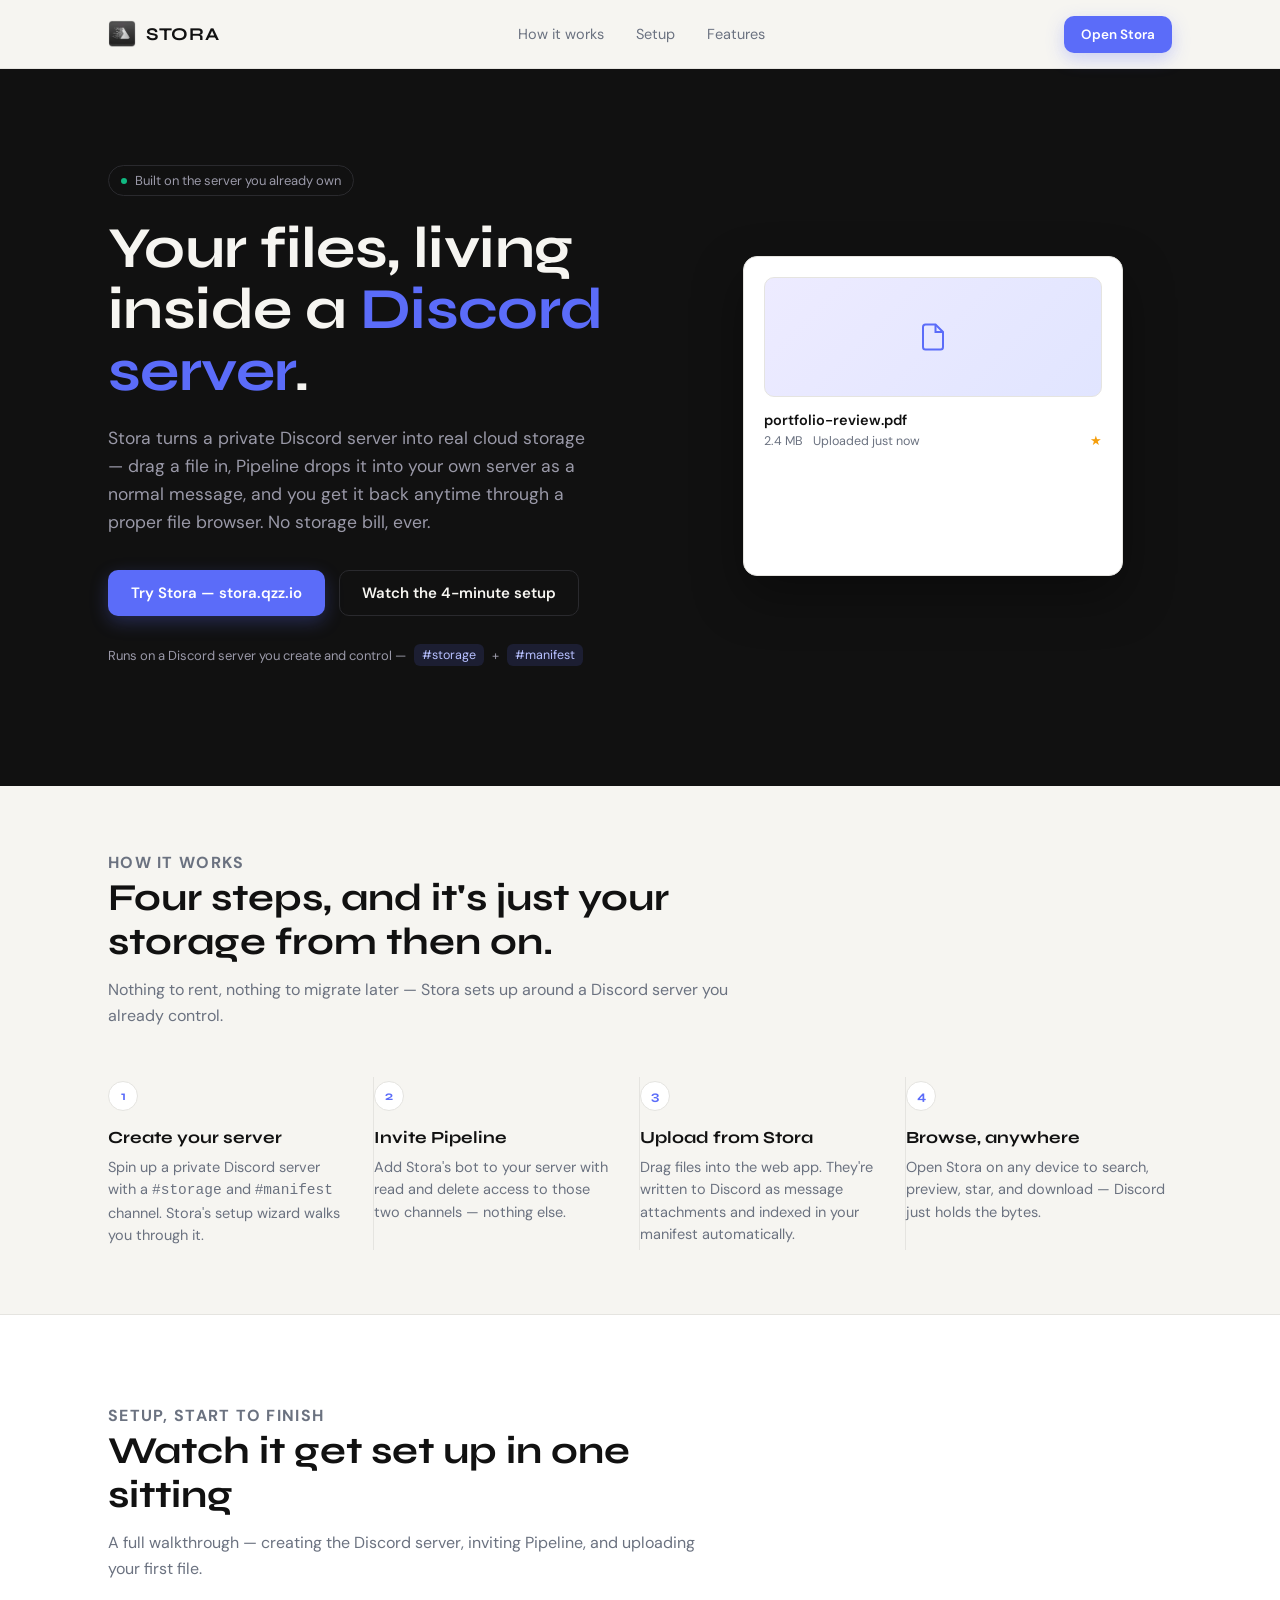
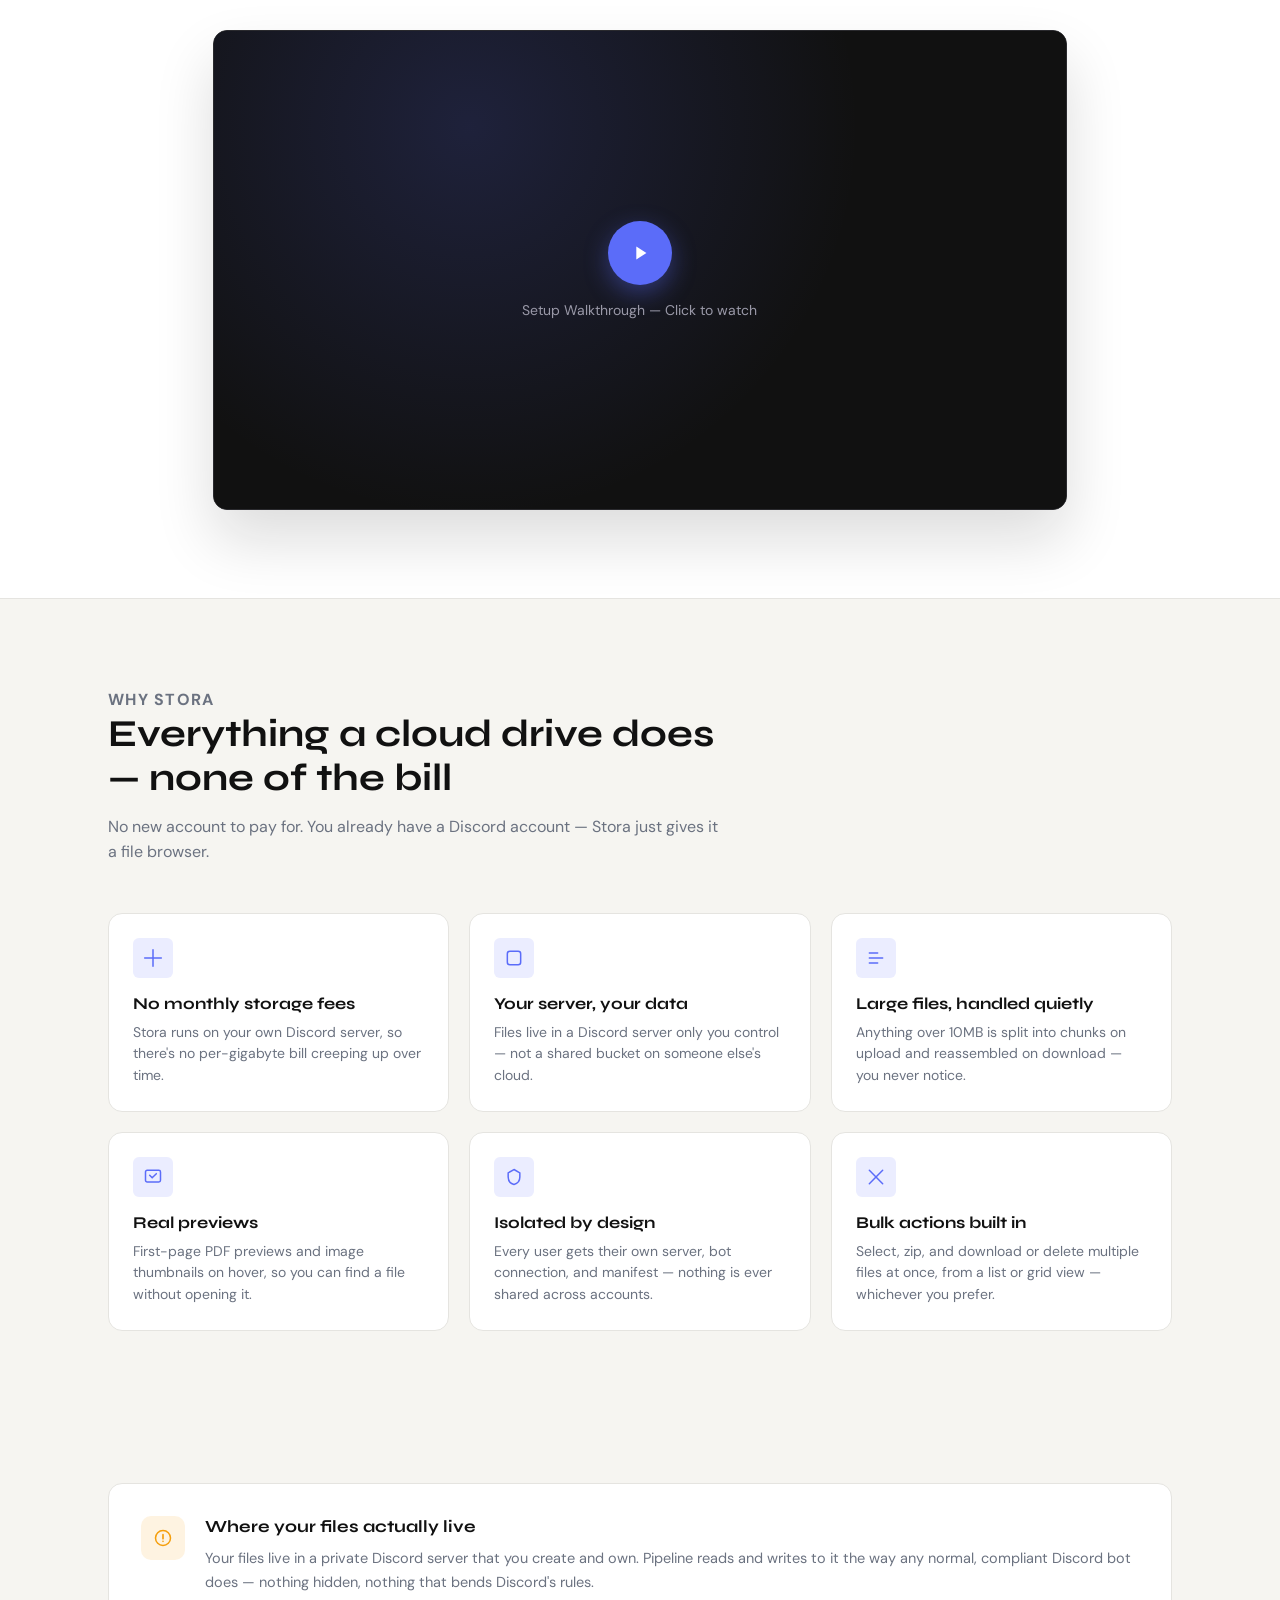
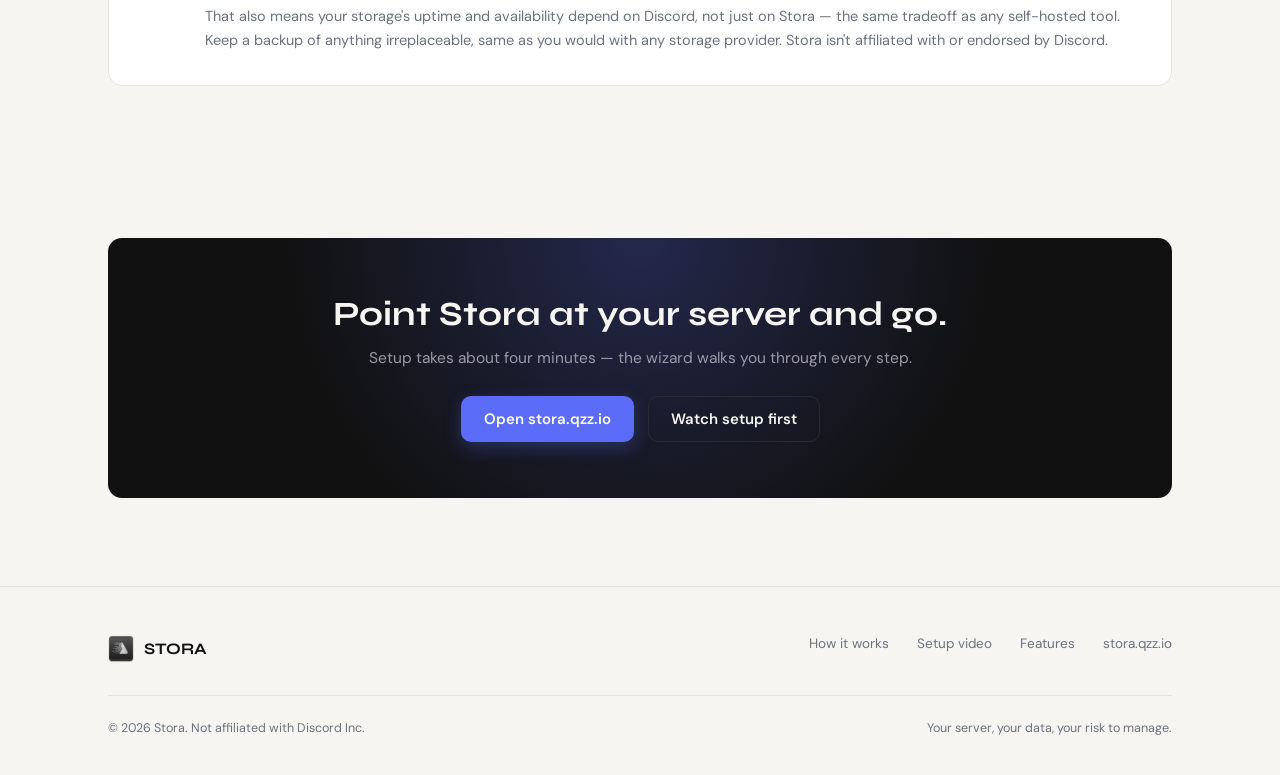
<file: index.html>
<!doctype html>
<html lang="en">
<head>
  <meta charset="utf-8">
  <meta name="viewport" content="width=device-width, initial-scale=1">
  <title>Stora — Cloud storage that lives in your Discord server</title>
  <meta name="description" content="Stora turns a private Discord server into real personal cloud storage — no monthly fees, no third-party bucket, just your own server.">

  <link rel="preconnect" href="https://fonts.googleapis.com">
  <link rel="preconnect" href="https://fonts.gstatic.com" crossorigin>
  <link href="https://fonts.googleapis.com/css2?family=Syne:wght@600;700;800&family=DM+Sans:wght@400;500;600;700&display=swap" rel="stylesheet">

  <link rel="stylesheet" href="css/landing.css">
</head>
<body>

<nav class="landing-nav" data-landing-nav>
  <div class="container landing-nav__inner">
    <a href="#top" class="landing-nav__brand">
      <img src="imgs/Gemini_Generated_Image_ktj788ktj788ktj7-removebg-preview.png" alt="Stora logo" class="mark">
      STORA
    </a>

    <div class="landing-nav__links" data-nav-links>
      <a href="#how-it-works">How it works</a>
      <a href="#video">Setup</a>
      <a href="#features">Features</a>
      <a class="btn btn--primary btn--sm landing-nav__cta landing-nav__cta--mobile" href="https://stora.qzz.io">
        Open Stora
      </a>
    </div>

    <a class="btn btn--primary btn--sm landing-nav__cta" href="https://stora.qzz.io">
      Open Stora
    </a>

    <button class="landing-nav__toggle" data-nav-toggle aria-label="Toggle menu" aria-expanded="false">
      <span></span>
      <span></span>
      <span></span>
    </button>
  </div>
</nav>

<header class="hero" id="top">
  <div class="container hero__inner">
    <div>
      <span class="hero__eyebrow"><span class="dot"></span> Built on the server you already own</span>

      <h1>Your files, living<br>inside a <span class="accent-text">Discord server</span>.</h1>

      <p class="lede">
        Stora turns a private Discord server into real cloud storage — drag a file in,
        Pipeline drops it into your own server as a normal message, and you get it back
        anytime through a proper file browser. No storage bill, ever.
      </p>

      <div class="hero__actions">
        <a class="btn btn--primary" href="https://stora.qzz.io">
          Try Stora — stora.qzz.io
        </a>
        <a class="btn btn--ghost-dark" href="#video">Watch the 4-minute setup</a>
      </div>

      <div class="hero__meta">
        Runs on a Discord server you create and control — <code>#storage</code> + <code>#manifest</code>
      </div>
    </div>

    <div class="morph" aria-hidden="true">
      <div class="morph__stage">
        <div class="morph__card morph__card--discord">
          <div class="morph__row">
            <div class="morph__avatar">P</div>
            <div>
              <div class="morph__name">Pipeline <span class="morph__bot-tag">BOT</span> <span class="morph__timestamp">Today at 10:41 AM</span></div>
            </div>
          </div>
          <div class="morph__attachment">
            <div class="morph__file-icon">
              <svg width="18" height="18" viewBox="0 0 24 24" fill="none"><path d="M14 2H6a2 2 0 00-2 2v16a2 2 0 002 2h12a2 2 0 002-2V8l-6-6z" stroke="#fff" stroke-width="1.6"/><path d="M14 2v6h6" stroke="#fff" stroke-width="1.6"/></svg>
            </div>
            <div>
              <div style="font-weight:600;">portfolio-review.pdf</div>
              <div style="color:#949BA4; font-size:11.5px;">2.4 MB</div>
            </div>
          </div>
        </div>

        <div class="morph__card morph__card--stora">
          <div class="morph__file-thumb">
            <svg width="30" height="30" viewBox="0 0 24 24" fill="none"><path d="M14 2H6a2 2 0 00-2 2v16a2 2 0 002 2h12a2 2 0 002-2V8l-6-6z" stroke="#5B6CF9" stroke-width="1.6"/><path d="M14 2v6h6" stroke="#5B6CF9" stroke-width="1.6"/></svg>
          </div>
          <div class="morph__file-name">portfolio-review.pdf</div>
          <div class="morph__file-meta">
            <span>2.4 MB</span>
            <span>Uploaded just now</span>
            <span class="morph__star">★</span>
          </div>
        </div>
      </div>
    </div>
  </div>
</header>

<section class="section section--tight" id="how-it-works">
  <div class="container">
    <div class="section__head">
      <p class="section__eyebrow">How it works</p>
      <h2>Four steps, and it's just your storage from then on.</h2>
      <p>Nothing to rent, nothing to migrate later — Stora sets up around a Discord server you already control.</p>
    </div>

    <div class="steps">
      <div class="step">
        <div class="step__num">1</div>
        <h3>Create your server</h3>
        <p>Spin up a private Discord server with a <code>#storage</code> and <code>#manifest</code> channel. Stora's setup wizard walks you through it.</p>
      </div>
      <div class="step">
        <div class="step__num">2</div>
        <h3>Invite Pipeline</h3>
        <p>Add Stora's bot to your server with read and delete access to those two channels — nothing else.</p>
      </div>
      <div class="step">
        <div class="step__num">3</div>
        <h3>Upload from Stora</h3>
        <p>Drag files into the web app. They're written to Discord as message attachments and indexed in your manifest automatically.</p>
      </div>
      <div class="step">
        <div class="step__num">4</div>
        <h3>Browse, anywhere</h3>
        <p>Open Stora on any device to search, preview, star, and download — Discord just holds the bytes.</p>
      </div>
    </div>
  </div>
</section>

<section class="section video-section" id="video">
  <div class="container">
    <div class="section__head">
      <p class="section__eyebrow">Setup, start to finish</p>
      <h2>Watch it get set up in one sitting</h2>
      <p>A full walkthrough — creating the Discord server, inviting Pipeline, and uploading your first file.</p>
    </div>

    <div class="video-frame" data-video-frame>
      <div class="video-frame__placeholder" data-video-placeholder>
        <div class="video-frame__play">
          <svg width="22" height="22" viewBox="0 0 24 24" fill="none"><path d="M8 5v14l11-7L8 5z" fill="#fff"/></svg>
        </div>
        <span>Setup Walkthrough — Click to watch</span>
      </div>
    </div>
  </div>
</section>

<section class="section" id="features">
  <div class="container">
    <div class="section__head">
      <p class="section__eyebrow">Why Stora</p>
      <h2>Everything a cloud drive does — none of the bill</h2>
      <p>No new account to pay for. You already have a Discord account — Stora just gives it a file browser.</p>
    </div>

    <div class="features-grid">
      <div class="feature-card">
        <div class="feature-card__icon">
          <svg width="20" height="20" viewBox="0 0 24 24" fill="none"><path d="M12 2v20M2 12h20" stroke="currentColor" stroke-width="1.8" stroke-linecap="round"/></svg>
        </div>
        <h3>No monthly storage fees</h3>
        <p>Stora runs on your own Discord server, so there's no per-gigabyte bill creeping up over time.</p>
      </div>

      <div class="feature-card">
        <div class="feature-card__icon">
          <svg width="20" height="20" viewBox="0 0 24 24" fill="none"><rect x="4" y="4" width="16" height="16" rx="3" stroke="currentColor" stroke-width="1.8"/></svg>
        </div>
        <h3>Your server, your data</h3>
        <p>Files live in a Discord server only you control — not a shared bucket on someone else's cloud.</p>
      </div>

      <div class="feature-card">
        <div class="feature-card__icon">
          <svg width="20" height="20" viewBox="0 0 24 24" fill="none"><path d="M4 12h16M4 6h10M4 18h10" stroke="currentColor" stroke-width="1.8" stroke-linecap="round"/></svg>
        </div>
        <h3>Large files, handled quietly</h3>
        <p>Anything over 10MB is split into chunks on upload and reassembled on download — you never notice.</p>
      </div>

      <div class="feature-card">
        <div class="feature-card__icon">
          <svg width="20" height="20" viewBox="0 0 24 24" fill="none"><rect x="3" y="4" width="18" height="14" rx="2" stroke="currentColor" stroke-width="1.8"/><path d="M8 10l3 3 5-5" stroke="currentColor" stroke-width="1.8" stroke-linecap="round" stroke-linejoin="round"/></svg>
        </div>
        <h3>Real previews</h3>
        <p>First-page PDF previews and image thumbnails on hover, so you can find a file without opening it.</p>
      </div>

      <div class="feature-card">
        <div class="feature-card__icon">
          <svg width="20" height="20" viewBox="0 0 24 24" fill="none"><path d="M12 3l7 4v5c0 4.5-3 8-7 9-4-1-7-4.5-7-9V7l7-4z" stroke="currentColor" stroke-width="1.8"/></svg>
        </div>
        <h3>Isolated by design</h3>
        <p>Every user gets their own server, bot connection, and manifest — nothing is ever shared across accounts.</p>
      </div>

      <div class="feature-card">
        <div class="feature-card__icon">
          <svg width="20" height="20" viewBox="0 0 24 24" fill="none"><path d="M4 4l16 16M4 20L20 4" stroke="currentColor" stroke-width="1.8" stroke-linecap="round"/></svg>
        </div>
        <h3>Bulk actions built in</h3>
        <p>Select, zip, and download or delete multiple files at once, from a list or grid view — whichever you prefer.</p>
      </div>
    </div>
  </div>
</section>

<section class="section section--tight">
  <div class="container">
    <div class="disclaimer">
      <div class="disclaimer__icon">
        <svg width="20" height="20" viewBox="0 0 24 24" fill="none"><path d="M12 8v5M12 16h.01" stroke="currentColor" stroke-width="2" stroke-linecap="round"/><circle cx="12" cy="12" r="9" stroke="currentColor" stroke-width="1.8"/></svg>
      </div>
      <div>
        <h3>Where your files actually live</h3>
        <p>
          Your files live in a private Discord server that you create and own. Pipeline reads and writes
          to it the way any normal, compliant Discord bot does — nothing hidden, nothing that bends
          Discord's rules.
        </p>
        <p>
          That also means your storage's uptime and availability depend on Discord, not just on Stora —
          the same tradeoff as any self-hosted tool. Keep a backup of anything irreplaceable, same as
          you would with any storage provider. Stora isn't affiliated with or endorsed by Discord.
        </p>
      </div>
    </div>
  </div>
</section>

<section class="section">
  <div class="container">
    <div class="final-cta">
      <h2>Point Stora at your server and go.</h2>
      <p>Setup takes about four minutes — the wizard walks you through every step.</p>
      <div class="final-cta__actions">
        <a class="btn btn--primary" href="https://stora.qzz.io">Open stora.qzz.io</a>
        <a class="btn btn--ghost-dark" href="#video">Watch setup first</a>
      </div>
    </div>
  </div>
</section>

<footer class="landing-footer">
  <div class="container">
    <div class="landing-footer__top">
      <a href="#top" class="landing-footer__brand">
        <img src="imgs/Gemini_Generated_Image_ktj788ktj788ktj7-removebg-preview.png" alt="Stora logo" class="mark" style="height: 28px; width: auto; display: block;">
        STORA
      </a>
      <nav class="landing-footer__links">
        <a href="#how-it-works">How it works</a>
        <a href="#video">Setup video</a>
        <a href="#features">Features</a>
        <a href="https://stora.qzz.io">stora.qzz.io</a>
      </nav>
    </div>
    <div class="landing-footer__bottom">
      <span>&copy; 2026 Stora. Not affiliated with Discord Inc.</span>
      <span>Your server, your data, your risk to manage.</span>
    </div>
  </div>
</footer>


<script src="js/landing.js"></script>
</body>
</html>
</file>
<file: css/landing.css>
/* ============================================================
   Stora Landing Page
   Tokens are lifted straight from the app itself, so the
   marketing page reads as a preview of the product, not a
   separate skin bolted on top of it.
   ============================================================ */

:root {
  --bg: #F6F5F1;
  --sidebar: #111111;
  --accent: #5B6CF9;
  --accent-dim: #4854c9;
  --text: #111111;
  --text-secondary: #6B7280;
  --border: #E5E4E0;
  --success: #10B981;
  --danger: #EF4444;
  --warning: #F59E0B;

  --on-dark-text: #F6F5F1;
  --on-dark-secondary: #9A99A8;
  --on-dark-border: #2A2A2E;

  --radius-sm: 6px;
  --radius-md: 10px;
  --radius-lg: 14px;

  --ease: 0.16s ease;

  --font-display: 'Syne', sans-serif;
  --font-body: 'DM Sans', sans-serif;
}

* { box-sizing: border-box; }

html { scroll-behavior: smooth; }

body {
  margin: 0;
  background: var(--bg);
  color: var(--text);
  font-family: var(--font-body);
  -webkit-font-smoothing: antialiased;
}

a { color: inherit; text-decoration: none; }

img, svg { display: block; max-width: 100%; }

.container {
  max-width: 1120px;
  margin: 0 auto;
  padding: 0 28px;
}

/* Respect reduced motion everywhere */
@media (prefers-reduced-motion: reduce) {
  html { scroll-behavior: auto; }
  * { animation-duration: 0.001ms !important; animation-iteration-count: 1 !important; transition-duration: 0.001ms !important; }
}

/* ---------------- Nav ---------------- */

.landing-nav {
  position: sticky;
  top: 0;
  z-index: 40;
  background: rgba(246, 245, 241, 0.86);
  backdrop-filter: blur(10px);
  border-bottom: 1px solid var(--border);
}

.landing-nav__inner {
  display: flex;
  align-items: center;
  justify-content: space-between;
  height: 68px;
}

.landing-nav__brand {
  display: flex;
  align-items: center;
  gap: 10px;
  font-family: var(--font-display);
  font-weight: 700;
  font-size: 18px;
  letter-spacing: 0.04em;
}

.landing-nav__brand .mark { width: 28px; height: 28px; }

.landing-nav__links {
  display: flex;
  align-items: center;
  gap: 32px;
}

.landing-nav__links a:not(.btn) {
  font-size: 14.5px;
  color: var(--text-secondary);
  transition: color var(--ease);
}

.landing-nav__links a:not(.btn):hover { color: var(--text); }
/* 111111111111111222222222222222222221 */
.btn.landing-nav__cta {
  display: none;
}

.landing-nav__toggle {
  display: none;
  flex-direction: column;
  justify-content: center;
  align-items: center;
  gap: 4px;
  width: 36px;
  height: 36px;
  padding: 0;
  border: 1px solid var(--border);
  border-radius: var(--radius-sm);
  background: #fff;
  cursor: pointer;
}

.landing-nav__toggle span {
  display: block;
  width: 16px;
  height: 2px;
  background: var(--text);
  border-radius: 1px;
  transition: transform var(--ease), opacity var(--ease);
}

.landing-nav__toggle[aria-expanded="true"] span:nth-child(1) { transform: translateY(6px) rotate(45deg); }
.landing-nav__toggle[aria-expanded="true"] span:nth-child(2) { opacity: 0; }
.landing-nav__toggle[aria-expanded="true"] span:nth-child(3) { transform: translateY(-6px) rotate(-45deg); }

@media (min-width: 720px) {
  .btn.landing-nav__cta:not(.landing-nav__cta--mobile) {
    display: inline-flex;
  }
}

/* Below 720px: hide the inline links row and swap in a hamburger that
   reveals a dropdown panel instead, so the nav never wraps or overflows. */
@media (max-width: 719px) {
  .landing-nav__toggle { display: inline-flex; }

  

  .landing-nav__links {
    position: absolute;
    top: 100%;
    left: 0;
    right: 0;
    flex-direction: column;
    align-items: stretch;
    gap: 2px;
    background: var(--bg);
    border-bottom: 1px solid var(--border);
    padding: 8px 28px 16px;
    box-shadow: 0 12px 24px rgba(17,17,17,0.06);
    max-height: 0;
    overflow: hidden;
    opacity: 0;
    pointer-events: none;
    transition: max-height 0.22s ease, opacity 0.18s ease;
    
  }

  .landing-nav__links a:not(.btn) {
    padding: 12px 4px;
    border-bottom: 1px solid var(--border);
    font-size: 15px;
  }

  .landing-nav__links.is-open {
    max-height: 320px;
    opacity: 1;
    pointer-events: auto;
  }

  .btn.landing-nav__cta--mobile {
    display: inline-flex;
    margin-top: 12px;
  }
}

.landing-nav__inner { position: relative; }

/* ---------------- Buttons ---------------- */

.btn {
  display: inline-flex;
  align-items: center;
  justify-content: center;
  gap: 8px;
  font-family: var(--font-body);
  font-weight: 600;
  font-size: 15px;
  padding: 12px 22px;
  border-radius: var(--radius-md);
  border: 1px solid transparent;
  cursor: pointer;
  transition: transform var(--ease), background var(--ease), border-color var(--ease), box-shadow var(--ease);
  white-space: nowrap;
}

.btn:focus-visible {
  outline: 2px solid var(--accent);
  outline-offset: 2px;
}

.btn--primary {
  background: var(--accent);
  color: #fff;
  box-shadow: 0 6px 18px rgba(91, 108, 249, 0.28);
}

.btn--primary:hover { background: var(--accent-dim); transform: translateY(-1px); }

.btn--ghost-dark {
  background: transparent;
  color: var(--on-dark-text);
  border-color: var(--on-dark-border);
}

.btn--ghost-dark:hover { border-color: var(--accent); color: #fff; }

.btn--ghost-light {
  background: transparent;
  color: var(--text);
  border-color: var(--border);
}

.btn--ghost-light:hover { border-color: var(--accent); color: var(--accent); }

.btn--sm { padding: 9px 16px; font-size: 13.5px; }

/* ---------------- Hero ---------------- */

.hero {
  background: var(--sidebar);
  color: var(--on-dark-text);
  padding: 96px 0 120px;
  position: relative;
  overflow: hidden;
}

.hero__inner {
  display: grid;
  grid-template-columns: 1fr;
  gap: 56px;
  align-items: center;
}

@media (min-width: 960px) {
  .hero__inner { grid-template-columns: 1.05fr 0.95fr; }
}

.hero__eyebrow {
  display: inline-flex;
  align-items: center;
  gap: 8px;
  font-size: 13px;
  color: var(--on-dark-secondary);
  border: 1px solid var(--on-dark-border);
  padding: 6px 12px;
  border-radius: 999px;
  margin-bottom: 22px;
}

.hero__eyebrow .dot {
  width: 6px;
  height: 6px;
  border-radius: 50%;
  background: var(--success);
}

.hero h1 {
  font-family: var(--font-display);
  font-weight: 700;
  font-size: clamp(36px, 5.4vw, 58px);
  line-height: 1.06;
  letter-spacing: -0.01em;
  margin: 0 0 22px;
}

.hero h1 .accent-text { color: var(--accent); }

.hero p.lede {
  font-size: 17.5px;
  line-height: 1.6;
  color: var(--on-dark-secondary);
  max-width: 480px;
  margin: 0 0 34px;
}

.hero__actions {
  display: flex;
  flex-wrap: wrap;
  gap: 14px;
}

.hero__meta {
  margin-top: 28px;
  font-size: 13px;
  color: var(--on-dark-secondary);
  display: flex;
  align-items: center;
  gap: 8px;
}

.hero__meta code {
  font-family: var(--font-body);
  background: rgba(91, 108, 249, 0.14);
  color: #B7C0FF;
  padding: 3px 8px;
  border-radius: var(--radius-sm);
  font-size: 12.5px;
}

/* Signature visual: a Discord message bubble morphing into a Stora file card */

.morph {
  position: relative;
  height: 380px;
  display: flex;
  align-items: center;
  justify-content: center;
}

.morph__stage {
  position: relative;
  width: 100%;
  max-width: 380px;
  height: 320px;
}

@media (max-width: 600px) {
  .morph { height: 260px; }
  .morph__stage { height: 220px; }
}

.morph__card {
  position: absolute;
  inset: 0;
  border-radius: var(--radius-lg);
  padding: 20px;
  transition: opacity 0.5s ease, transform 0.5s ease;
}

.morph__card--discord {
  background: #2B2D31;
  border: 1px solid #1E1F22;
  color: #DBDEE1;
  animation: morph-discord 6s ease-in-out infinite;
}

.morph__card--stora {
  background: #fff;
  border: 1px solid var(--border);
  color: var(--text);
  box-shadow: 0 20px 50px rgba(0,0,0,0.35);
  animation: morph-stora 6s ease-in-out infinite;
}

@keyframes morph-discord {
  0%, 38% { opacity: 1; transform: translateY(0) scale(1); }
  50%, 100% { opacity: 0; transform: translateY(-8px) scale(0.98); }
}

@keyframes morph-stora {
  0%, 38% { opacity: 0; transform: translateY(8px) scale(0.98); }
  50%, 100% { opacity: 1; transform: translateY(0) scale(1); }
}

@media (prefers-reduced-motion: reduce) {
  .morph__card--discord, .morph__card--stora { animation: none; }
  .morph__card--discord { opacity: 1; }
  .morph__card--stora { opacity: 0; }
}

.morph__row { display: flex; gap: 12px; align-items: flex-start; margin-bottom: 14px; }

.morph__avatar {
  width: 36px; height: 36px; border-radius: 50%;
  background: var(--accent);
  display: flex; align-items: center; justify-content: center;
  font-family: var(--font-display); font-weight: 700; font-size: 14px; color: #fff;
  flex-shrink: 0;
}

.morph__name { font-weight: 600; font-size: 14px; margin-bottom: 2px; }
.morph__bot-tag {
  background: var(--accent); color: #fff; font-size: 10px; font-weight: 700;
  padding: 1px 5px; border-radius: 4px; margin-left: 6px; vertical-align: middle;
}
.morph__timestamp { color: #949BA4; font-size: 11.5px; font-weight: 400; }

.morph__attachment {
  margin-top: 8px;
  background: #1E1F22;
  border: 1px solid #3a3c41;
  border-radius: var(--radius-sm);
  padding: 10px 12px;
  display: flex;
  align-items: center;
  gap: 10px;
  font-size: 13px;
}

.morph__file-icon {
  width: 34px; height: 34px; border-radius: var(--radius-sm);
  background: var(--accent);
  display: flex; align-items: center; justify-content: center;
  flex-shrink: 0;
}

.morph__file-thumb {
  height: 120px;
  border-radius: var(--radius-md);
  background: linear-gradient(135deg, #EDEBFF, #E1E5FF);
  display: flex;
  align-items: center;
  justify-content: center;
  margin-bottom: 14px;
  border: 1px solid var(--border);
}

.morph__file-name { font-weight: 600; font-size: 14.5px; margin-bottom: 4px; }
.morph__file-meta { color: var(--text-secondary); font-size: 12.5px; display: flex; gap: 10px; }
.morph__star { color: var(--warning); margin-left: auto; }

/* ---------------- Section shell ---------------- */

.section {
  padding: 88px 0;
}

.section--tight { padding: 64px 0; }

@media (max-width: 600px) {
  .hero { padding: 48px 0 56px; }
  .section { padding: 52px 0; }
  .section--tight { padding: 40px 0; }
  .final-cta { padding: 40px 24px; }
  .container { padding: 0 20px; }
}

.section__head {
  max-width: 620px;
  margin: 0 0 48px;
}

.section__eyebrow {
  font-size: 13px;
  font-weight: 700;
  letter-spacing: 0.08em;
  text-transform: uppercase;
  color: var(--accent);
  margin: 0 0 12px;
}

.section__head h2 {
  font-family: var(--font-display);
  font-weight: 700;
  font-size: clamp(28px, 3.4vw, 38px);
  line-height: 1.15;
  margin: 0 0 14px;
}

.section__head p {
  color: var(--text-secondary);
  font-size: 16px;
  line-height: 1.6;
  margin: 0;
}

/* ---------------- How it works ---------------- */

.steps {
  display: grid;
  grid-template-columns: 1fr;
  gap: 0;
  border-top: 1px solid var(--border);
}

@media (min-width: 760px) {
  .steps { grid-template-columns: repeat(4, 1fr); border-top: none; }
}

.step {
  padding: 28px 0;
  border-bottom: 1px solid var(--border);
  position: relative;
}

@media (min-width: 760px) {
  .step {
    padding: 4px 24px 4px 0;
    border-bottom: none;
    border-right: 1px solid var(--border);
  }
  .step:last-child { border-right: none; padding-right: 0; }
}

.step__num {
  font-family: var(--font-display);
  font-size: 13px;
  font-weight: 700;
  color: var(--accent);
  border: 1px solid var(--border);
  width: 30px;
  height: 30px;
  border-radius: 50%;
  display: flex;
  align-items: center;
  justify-content: center;
  margin-bottom: 16px;
  background: #fff;
}

.step h3 {
  font-family: var(--font-display);
  font-size: 17px;
  margin: 0 0 8px;
}

.step p {
  font-size: 14.5px;
  color: var(--text-secondary);
  line-height: 1.55;
  margin: 0;
}

/* ---------------- Video ---------------- */

.video-section { background: #fff; border-top: 1px solid var(--border); border-bottom: 1px solid var(--border); }

.video-frame {
  position: relative;
  border-radius: var(--radius-lg);
  overflow: hidden;
  background: var(--sidebar);
  aspect-ratio: 16 / 9;
  border: 1px solid var(--on-dark-border);
  box-shadow: 0 30px 60px rgba(17,17,17,0.14);
  max-width: 1000px;
  max-height: 480px;
  margin: 0 auto;
}

.video-frame__embed {
  position: absolute;
  inset: 0;
  width: 100%;
  height: 100%;
  border: 0;
  object-fit: contain;
  background: #000;
}

.video-frame__placeholder {
  position: absolute;
  inset: 0;
  display: flex;
  flex-direction: column;
  align-items: center;
  justify-content: center;
  gap: 16px;
  color: var(--on-dark-secondary);
  background:
    radial-gradient(circle at 30% 20%, rgba(91,108,249,0.18), transparent 55%),
    var(--sidebar);
}

.video-frame__play {
  width: 64px;
  height: 64px;
  border-radius: 50%;
  background: var(--accent);
  display: flex;
  align-items: center;
  justify-content: center;
  box-shadow: 0 8px 24px rgba(91,108,249,0.4);
}

.video-frame__placeholder span {
  font-size: 14px;
}

.video-frame__note {
  margin-top: 14px;
  font-size: 13px;
  color: var(--text-secondary);
  text-align: center;
}

/* ---------------- Features ---------------- */

.features-grid {
  display: grid;
  grid-template-columns: 1fr;
  gap: 20px;
}

@media (min-width: 620px) {
  .features-grid { grid-template-columns: repeat(2, 1fr); }
}

@media (min-width: 960px) {
  .features-grid { grid-template-columns: repeat(3, 1fr); }
}

.feature-card {
  background: #fff;
  border: 1px solid var(--border);
  border-radius: var(--radius-lg);
  padding: 24px;
  transition: transform var(--ease), border-color var(--ease), box-shadow var(--ease);
}

.feature-card:hover {
  transform: translateY(-3px);
  border-color: var(--accent);
  box-shadow: 0 14px 30px rgba(17,17,17,0.06);
}

.feature-card__icon {
  width: 40px;
  height: 40px;
  border-radius: var(--radius-sm);
  background: rgba(91,108,249,0.12);
  color: var(--accent);
  display: flex;
  align-items: center;
  justify-content: center;
  margin-bottom: 16px;
}

.feature-card h3 {
  font-family: var(--font-display);
  font-size: 16.5px;
  margin: 0 0 8px;
}

.feature-card p {
  font-size: 14px;
  color: var(--text-secondary);
  line-height: 1.55;
  margin: 0;
}

/* ---------------- Disclaimer ---------------- */

.disclaimer {
  background: #fff;
  border: 1px solid var(--border);
  border-radius: var(--radius-lg);
  padding: 32px;
  display: grid;
  grid-template-columns: auto 1fr;
  gap: 20px;
  align-items: flex-start;
}

.disclaimer__icon {
  width: 44px;
  height: 44px;
  border-radius: var(--radius-md);
  background: rgba(245, 158, 11, 0.12);
  color: var(--warning);
  display: flex;
  align-items: center;
  justify-content: center;
  flex-shrink: 0;
}

.disclaimer h3 {
  font-family: var(--font-display);
  font-size: 17px;
  margin: 0 0 10px;
}

.disclaimer p {
  font-size: 14.5px;
  line-height: 1.65;
  color: var(--text-secondary);
  margin: 0 0 10px;
}

.disclaimer p:last-child { margin-bottom: 0; }

.disclaimer a { color: var(--accent); font-weight: 600; }
.disclaimer a:hover { text-decoration: underline; }

@media (max-width: 560px) {
  .disclaimer { grid-template-columns: 1fr; }
}

/* ---------------- Final CTA ---------------- */

.final-cta {
  background: var(--sidebar);
  color: var(--on-dark-text);
  border-radius: var(--radius-lg);
  padding: 56px 40px;
  text-align: center;
  position: relative;
  overflow: hidden;
}

.final-cta::before {
  content: '';
  position: absolute;
  inset: 0;
  background: radial-gradient(circle at 50% 0%, rgba(91,108,249,0.25), transparent 60%);
}

.final-cta > * { position: relative; }

.final-cta h2 {
  font-family: var(--font-display);
  font-size: clamp(26px, 3vw, 34px);
  margin: 0 0 14px;
}

.final-cta p {
  color: var(--on-dark-secondary);
  font-size: 15.5px;
  margin: 0 0 28px;
}

.final-cta__actions {
  display: flex;
  justify-content: center;
  gap: 14px;
  flex-wrap: wrap;
}

/* ---------------- Footer ---------------- */

.landing-footer {
  border-top: 1px solid var(--border);
  padding: 48px 0 40px;
}

.landing-footer__top {
  display: flex;
  flex-wrap: wrap;
  justify-content: space-between;
  gap: 24px;
  margin-bottom: 32px;
}

.landing-footer__brand {
  display: flex;
  align-items: center;
  gap: 10px;
  font-family: var(--font-display);
  font-weight: 700;
  font-size: 16px;
}

.landing-footer__brand .mark { width: 24px; height: 24px; }

.landing-footer__links {
  display: flex;
  gap: 28px;
  flex-wrap: wrap;
}

.landing-footer__links a {
  font-size: 13.5px;
  color: var(--text-secondary);
  transition: color var(--ease);
}

.landing-footer__links a:hover { color: var(--accent); }

.landing-footer__bottom {
  border-top: 1px solid var(--border);
  padding-top: 24px;
  display: flex;
  flex-wrap: wrap;
  justify-content: space-between;
  gap: 12px;
  font-size: 12.5px;
  color: var(--text-secondary);
}

.landing-footer__bottom a { color: var(--text-secondary); }
.landing-footer__bottom a:hover { color: var(--accent); }
</file>
